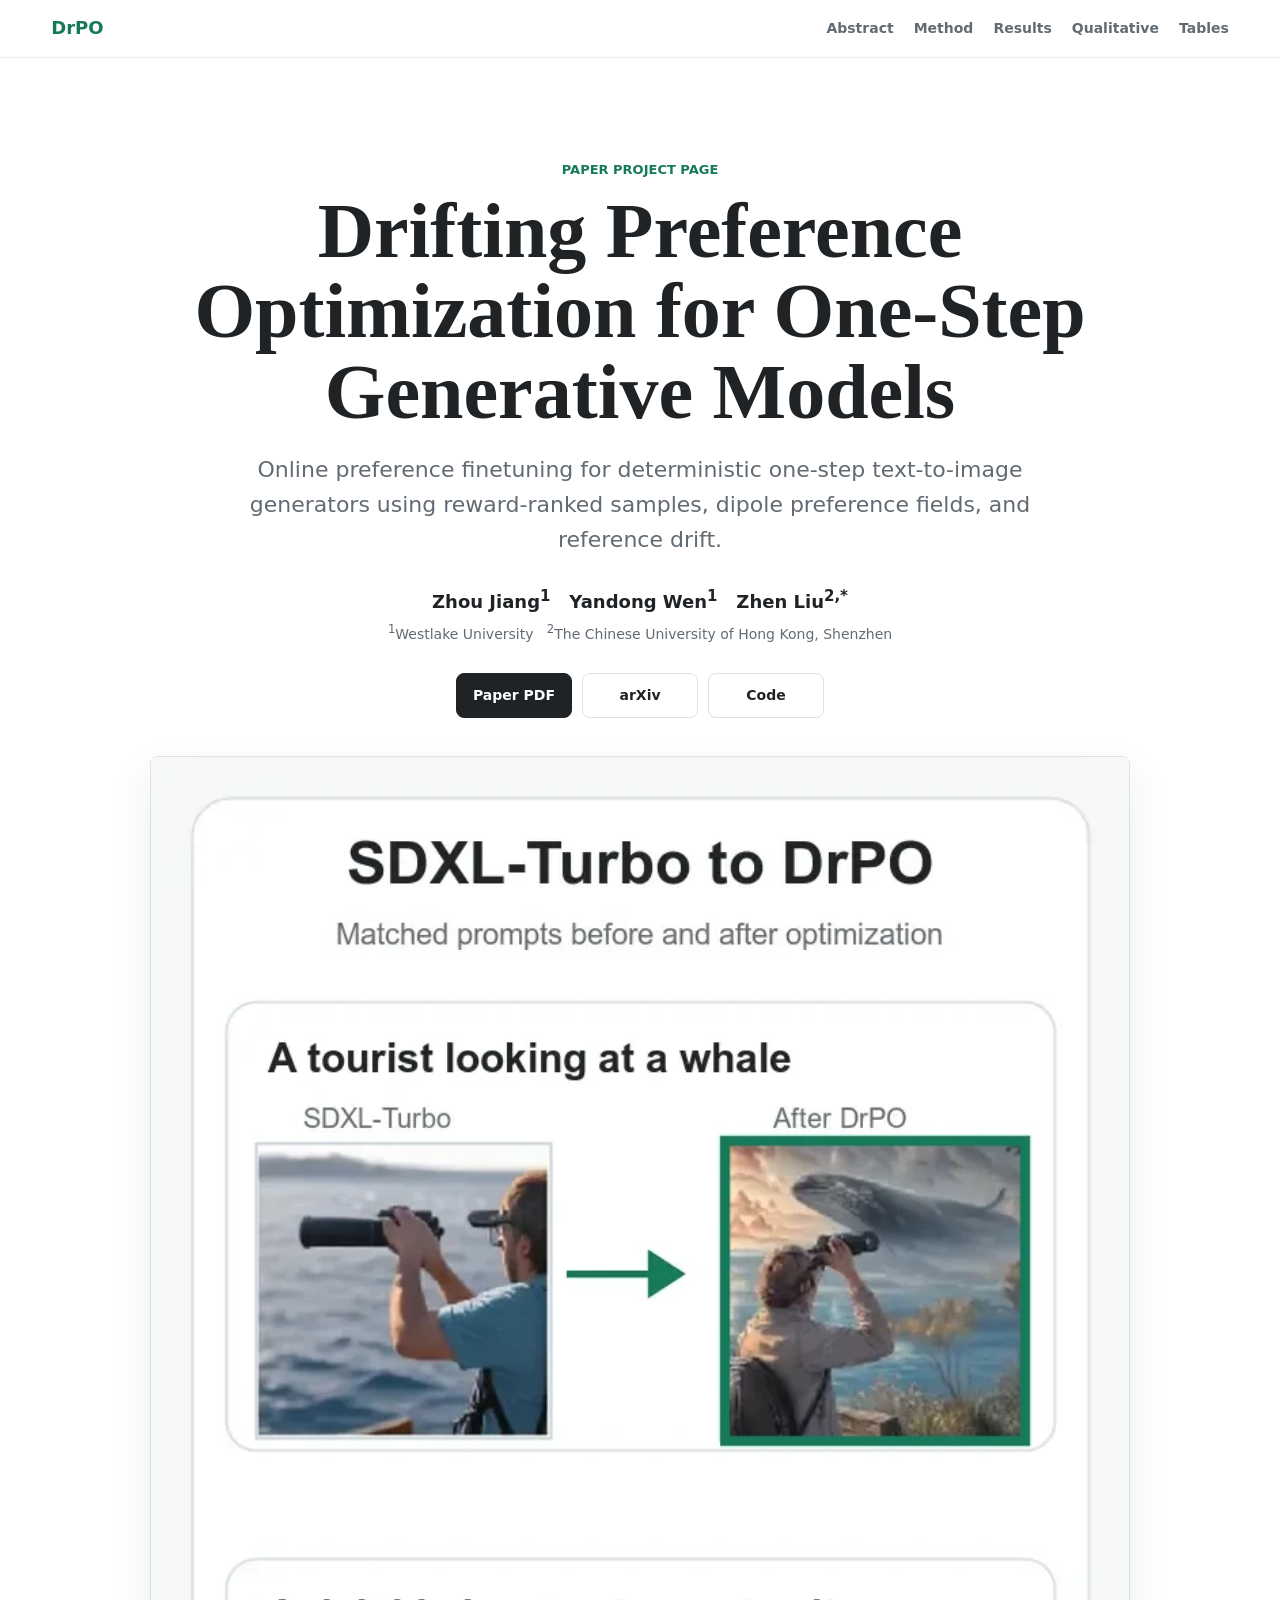
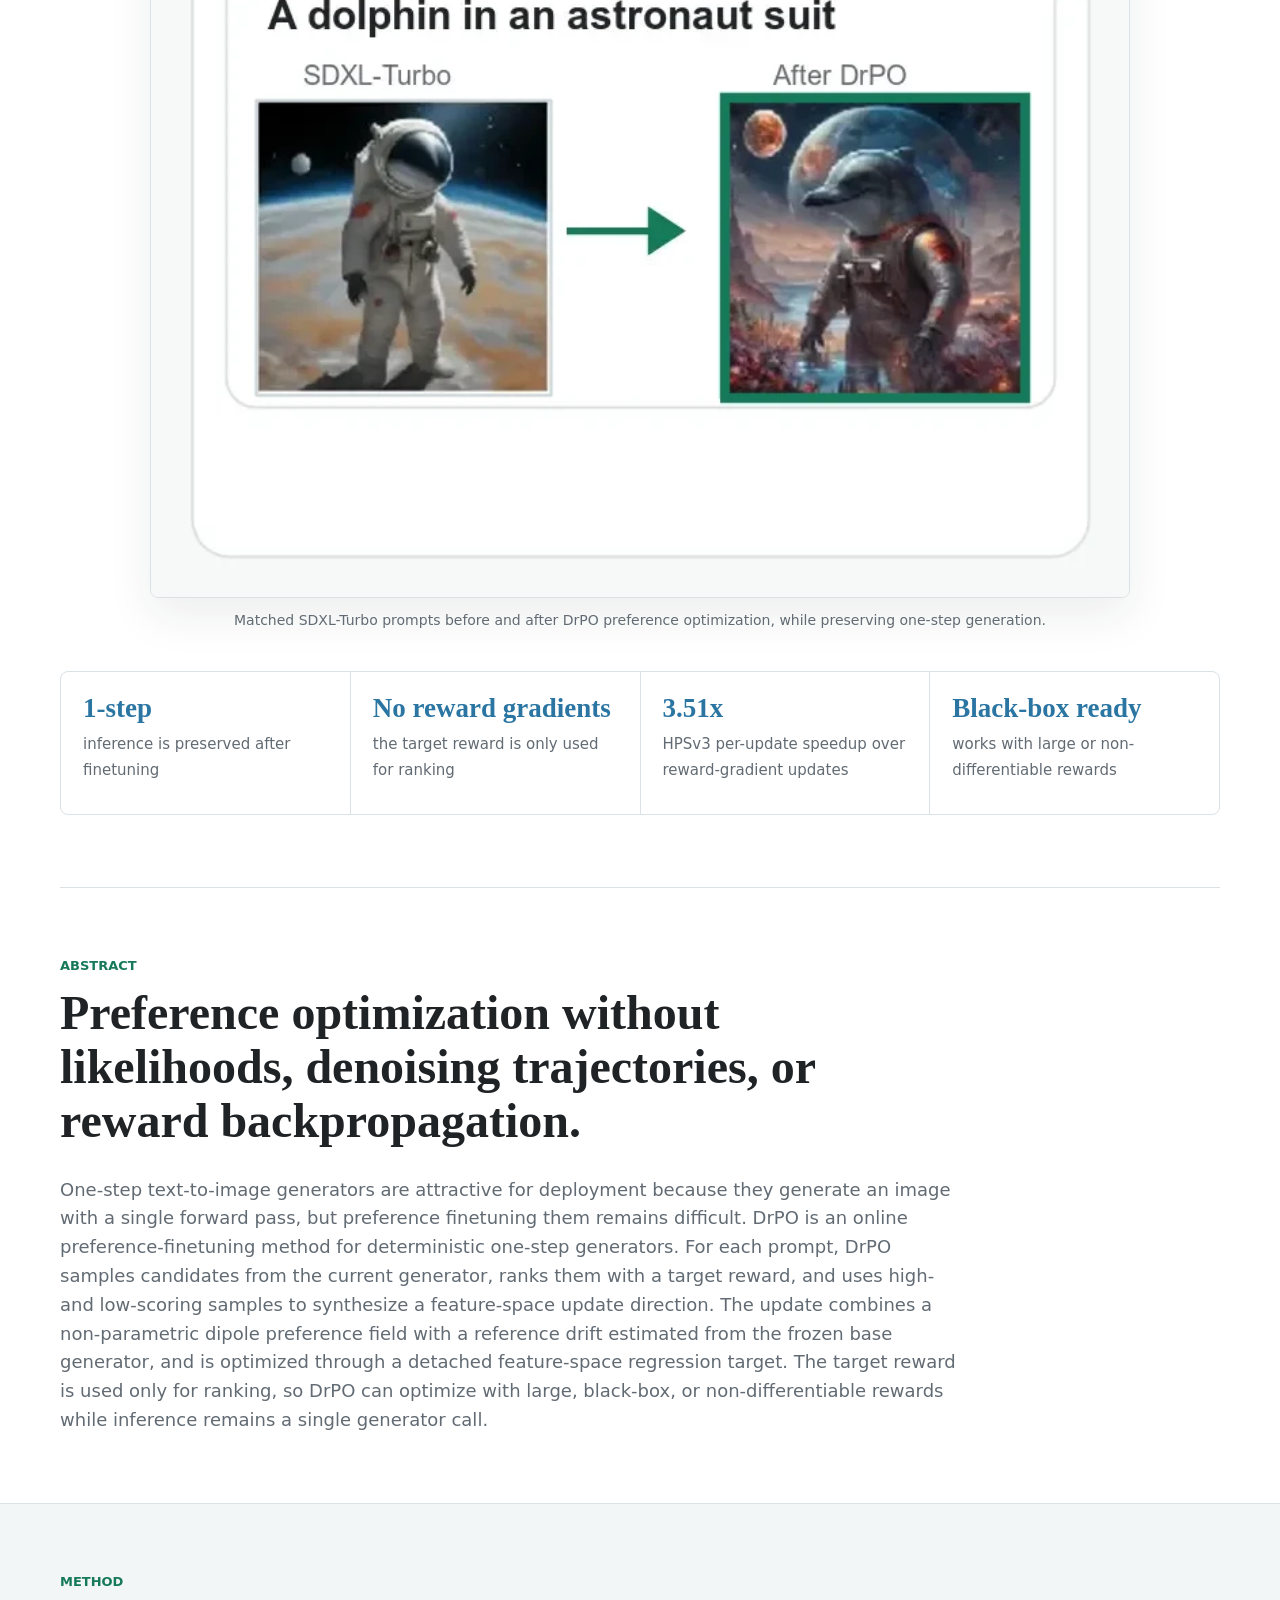
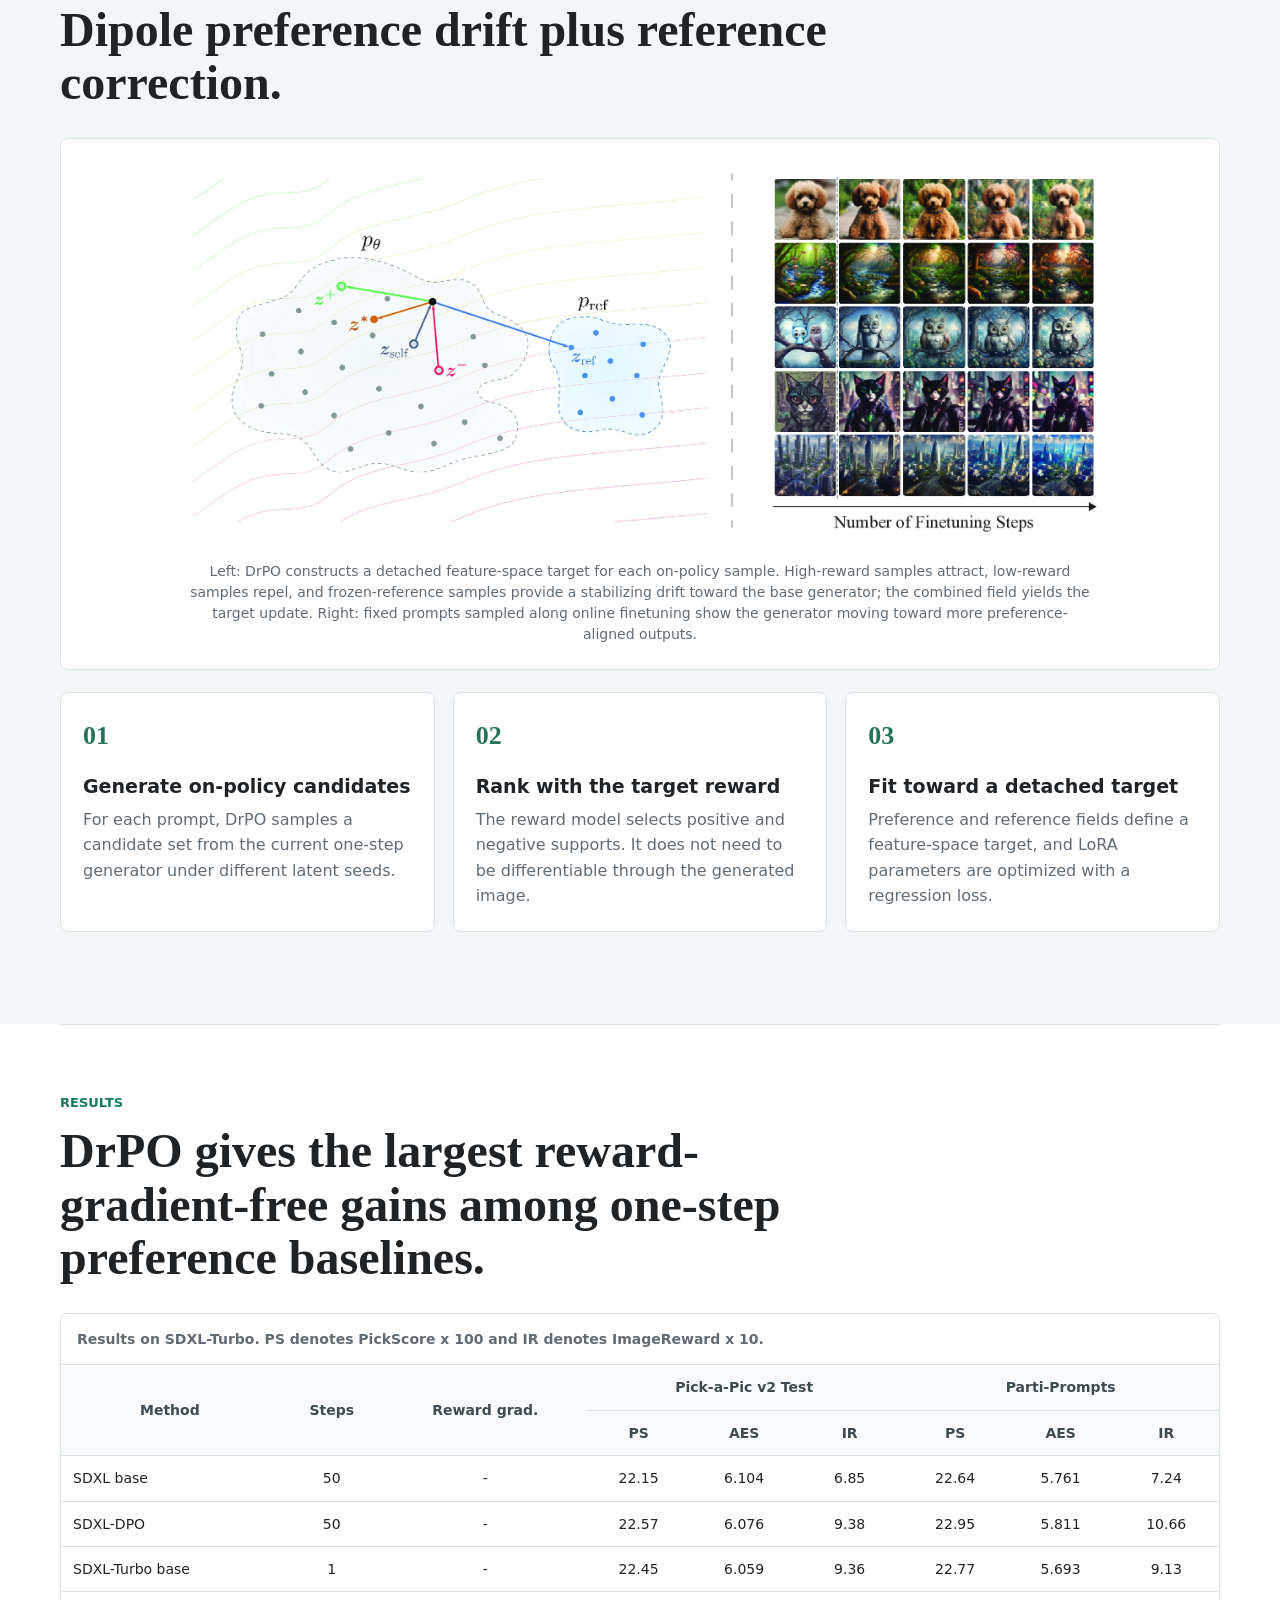
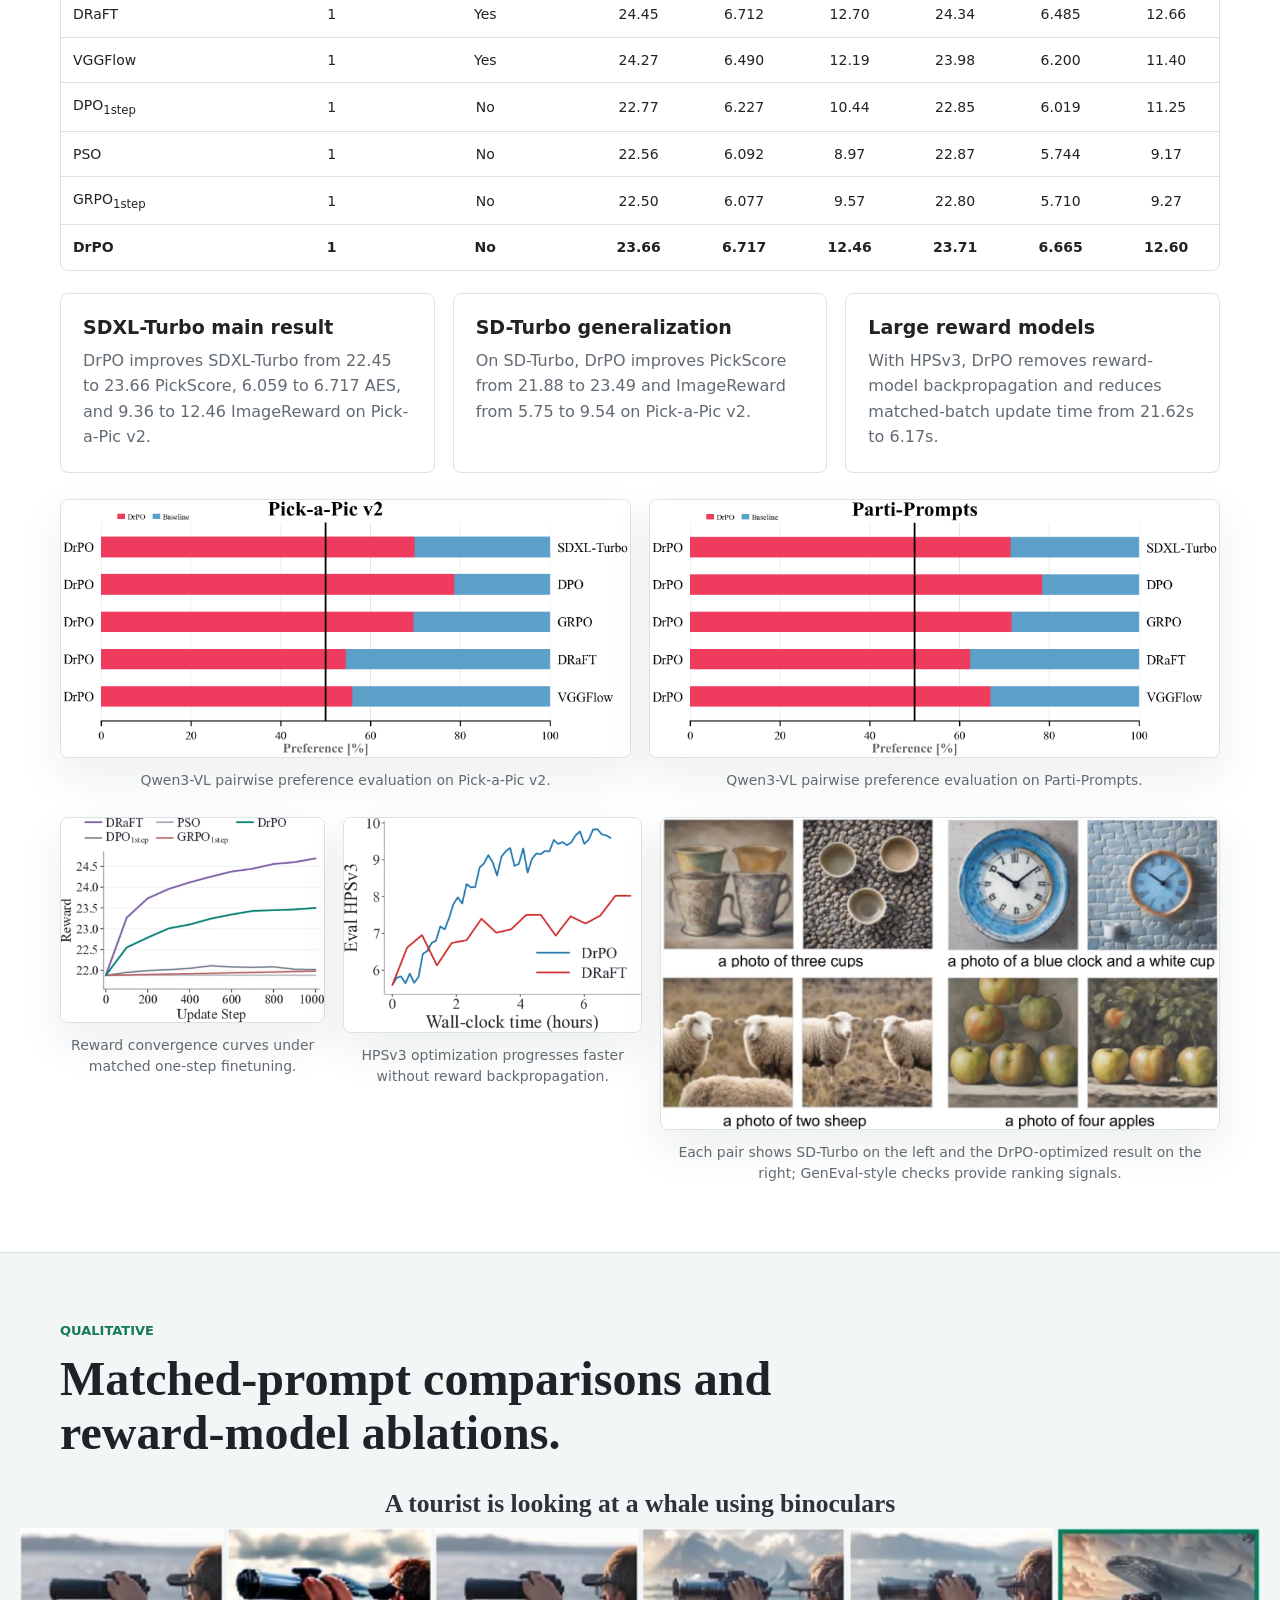
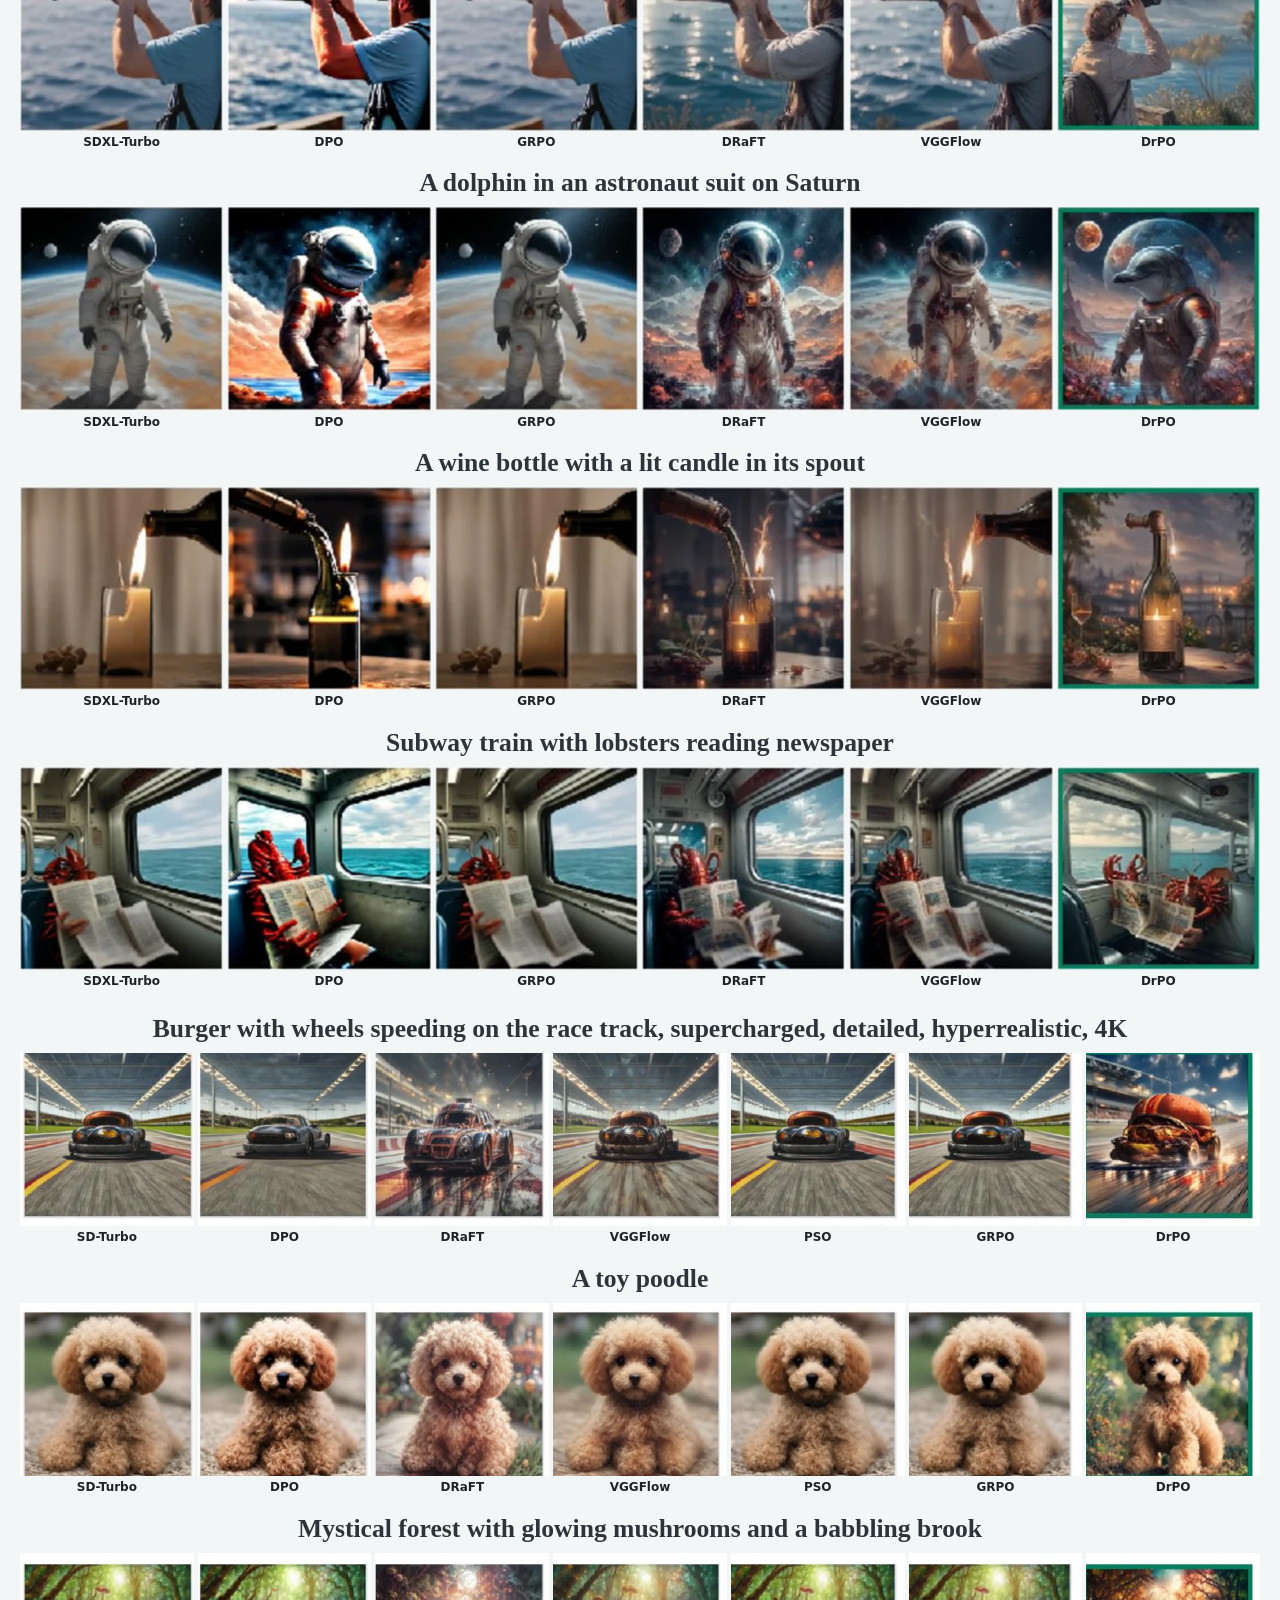
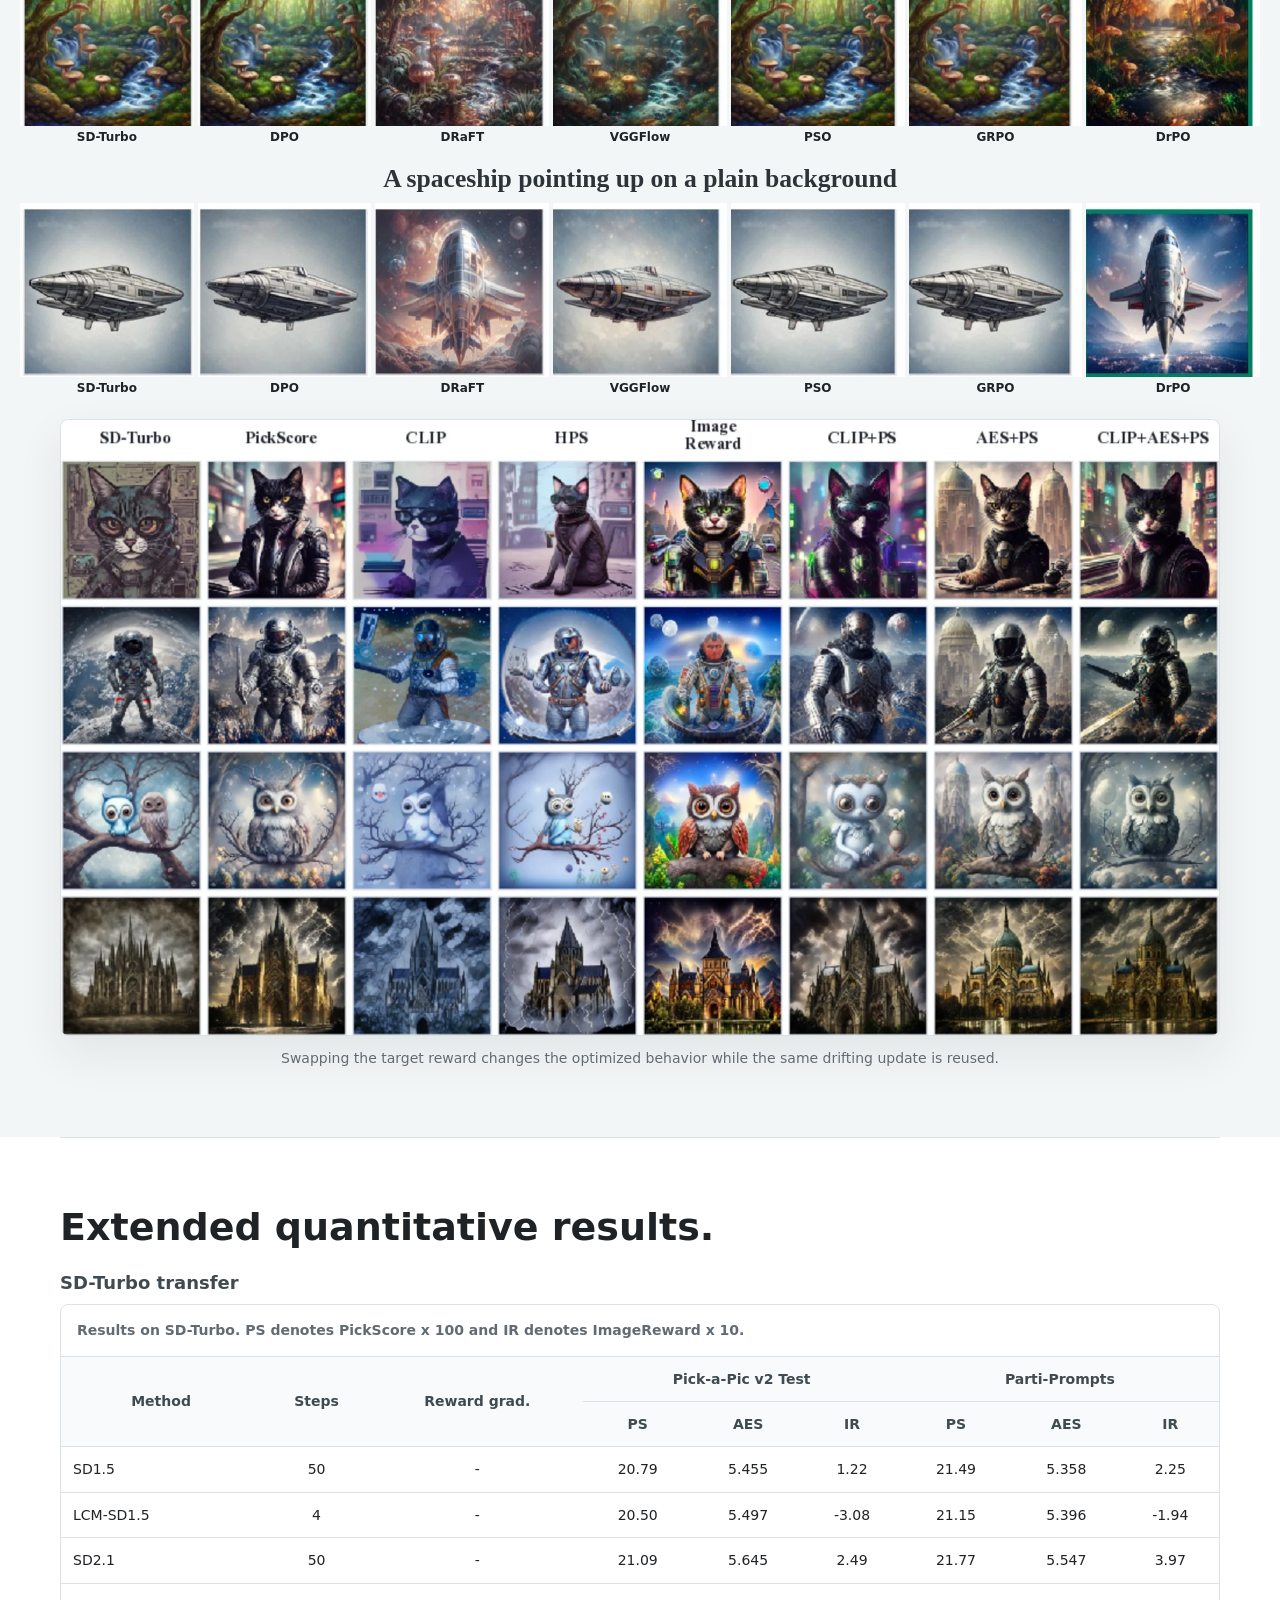
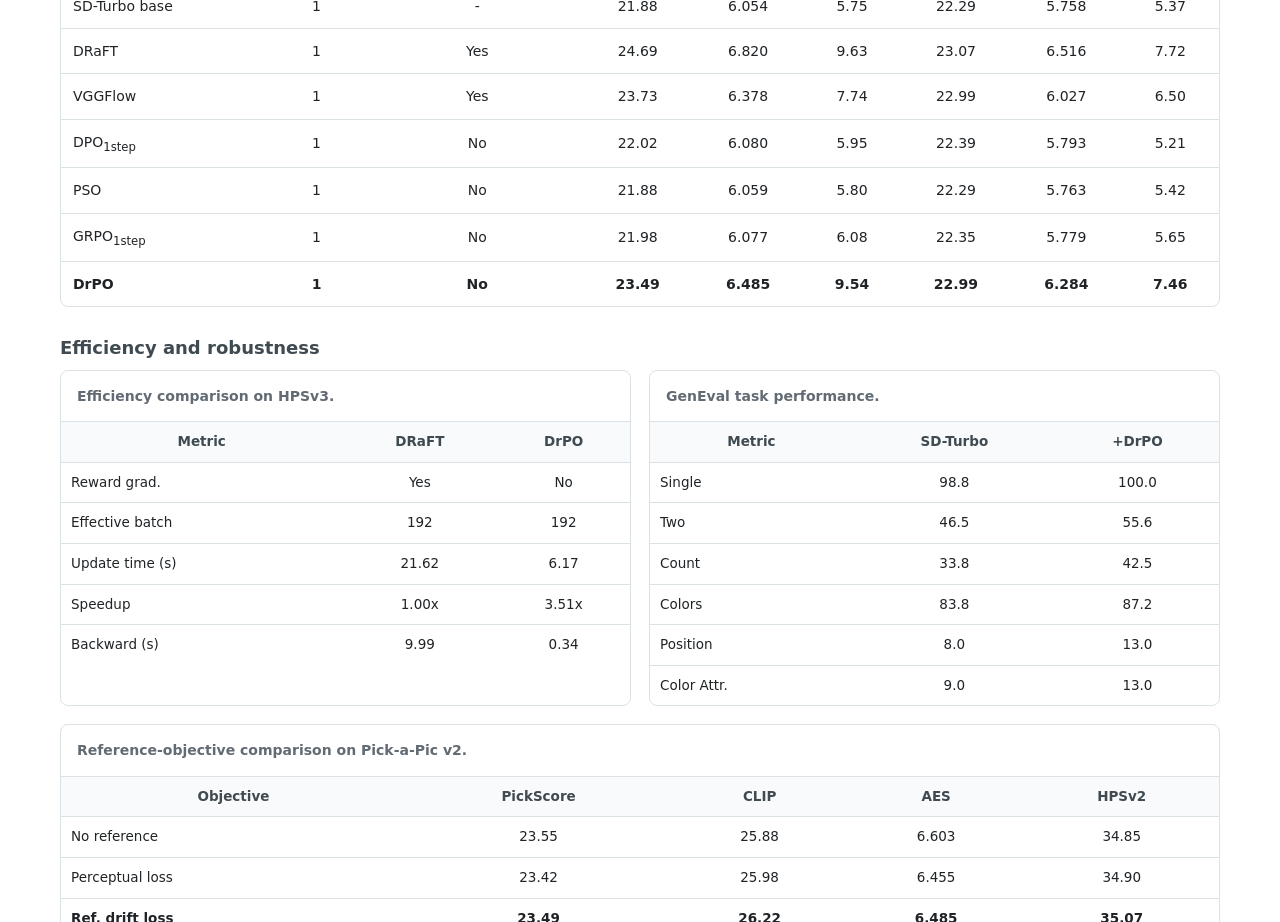
<file: index.html>
<!doctype html>
<html lang="en">
  <head>
    <meta charset="utf-8">
    <meta name="viewport" content="width=device-width, initial-scale=1">
    <title>DrPO | Drifting Preference Optimization</title>
    <meta
      name="description"
      content="Project page for Drifting Preference Optimization for One-Step Generative Models."
    >
    <link rel="stylesheet" href="styles.css">
  </head>
  <body>
    <header class="site-header">
      <a class="brand" href="#top" aria-label="DrPO home">DrPO</a>
      <nav aria-label="Page navigation">
        <a href="#abstract">Abstract</a>
        <a href="#method">Method</a>
        <a href="#results">Results</a>
        <a href="#qualitative">Qualitative</a>
        <a href="#tables">Tables</a>
      </nav>
    </header>

    <main id="top">
      <section class="hero">
        <p class="venue">Paper Project Page</p>
        <h1>Drifting Preference Optimization for One-Step Generative Models</h1>
        <p class="subtitle">
          Online preference finetuning for deterministic one-step text-to-image
          generators using reward-ranked samples, dipole preference fields, and
          reference drift.
        </p>
        <p class="authors">
          Zhou Jiang<sup>1</sup> &nbsp; Yandong Wen<sup>1</sup> &nbsp;
          Zhen Liu<sup>2,*</sup>
        </p>
        <p class="affiliations">
          <sup>1</sup>Westlake University &nbsp; <sup>2</sup>The Chinese University of Hong Kong, Shenzhen
        </p>
        <div class="project-links" aria-label="Project links">
          <a href="assets/drpo-paper.pdf">Paper PDF</a>
          <a href="https://arxiv.org/abs/2606.02521">arXiv</a>
          <a href="https://github.com/UGVly/DrPO">Code</a>
        </div>
        <figure class="hero-teaser">
          <picture>
            <source media="(max-width: 560px)" srcset="assets/hero-teaser-mobile.webp">
            <img src="assets/hero-teaser.webp" alt="Matched SDXL-Turbo to DrPO examples for text-to-image prompts.">
          </picture>
          <figcaption>
            Matched SDXL-Turbo prompts before and after DrPO preference optimization, while preserving one-step generation.
          </figcaption>
        </figure>
      </section>

      <section class="snapshot" aria-label="Key claims">
        <article>
          <strong>1-step</strong>
          <span>inference is preserved after finetuning</span>
        </article>
        <article>
          <strong>No reward gradients</strong>
          <span>the target reward is only used for ranking</span>
        </article>
        <article>
          <strong>3.51x</strong>
          <span>HPSv3 per-update speedup over reward-gradient updates</span>
        </article>
        <article>
          <strong>Black-box ready</strong>
          <span>works with large or non-differentiable rewards</span>
        </article>
      </section>

      <section id="abstract" class="section">
        <div class="section-heading">
          <p>Abstract</p>
          <h2>Preference optimization without likelihoods, denoising trajectories, or reward backpropagation.</h2>
        </div>
        <p class="abstract-text">
          One-step text-to-image generators are attractive for deployment because
          they generate an image with a single forward pass, but preference
          finetuning them remains difficult. DrPO is an online preference-finetuning
          method for deterministic one-step generators. For each prompt, DrPO
          samples candidates from the current generator, ranks them with a target
          reward, and uses high- and low-scoring samples to synthesize a
          feature-space update direction. The update combines a non-parametric
          dipole preference field with a reference drift estimated from the frozen
          base generator, and is optimized through a detached feature-space
          regression target. The target reward is used only for ranking, so DrPO
          can optimize with large, black-box, or non-differentiable rewards while
          inference remains a single generator call.
        </p>
      </section>

      <section id="method" class="section section-band">
        <div class="section-heading">
          <p>Method</p>
          <h2>Dipole preference drift plus reference correction.</h2>
        </div>
        <div class="method-showcase">
          <figure class="paper-figure method-figure">
            <img src="assets/drpo-method-overview.webp" alt="DrPO method overview with a feature-space drift field and fixed-prompt samples across finetuning steps.">
            <figcaption>
              Left: DrPO constructs a detached feature-space target for each
              on-policy sample. High-reward samples attract, low-reward samples
              repel, and frozen-reference samples provide a stabilizing drift
              toward the base generator; the combined field yields the target
              update. Right: fixed prompts sampled along online finetuning show
              the generator moving toward more preference-aligned outputs.
            </figcaption>
          </figure>
        </div>
        <div class="method-grid">
          <article>
            <span>01</span>
            <h3>Generate on-policy candidates</h3>
            <p>
              For each prompt, DrPO samples a candidate set from the current
              one-step generator under different latent seeds.
            </p>
          </article>
          <article>
            <span>02</span>
            <h3>Rank with the target reward</h3>
            <p>
              The reward model selects positive and negative supports. It does
              not need to be differentiable through the generated image.
            </p>
          </article>
          <article>
            <span>03</span>
            <h3>Fit toward a detached target</h3>
            <p>
              Preference and reference fields define a feature-space target, and
              LoRA parameters are optimized with a regression loss.
            </p>
          </article>
        </div>
      </section>

      <section id="results" class="section">
        <div class="section-heading">
          <p>Results</p>
          <h2>DrPO gives the largest reward-gradient-free gains among one-step preference baselines.</h2>
        </div>
        <div class="table-wrap" role="region" aria-label="Main comparison table" tabindex="0">
          <table>
            <caption>
              Results on SDXL-Turbo. PS denotes PickScore x 100 and IR denotes ImageReward x 10.
            </caption>
            <thead>
              <tr>
                <th rowspan="2">Method</th>
                <th rowspan="2">Steps</th>
                <th rowspan="2">Reward grad.</th>
                <th colspan="3">Pick-a-Pic v2 Test</th>
                <th colspan="3">Parti-Prompts</th>
              </tr>
              <tr>
                <th>PS</th>
                <th>AES</th>
                <th>IR</th>
                <th>PS</th>
                <th>AES</th>
                <th>IR</th>
              </tr>
            </thead>
            <tbody>
              <tr>
                <td>SDXL base</td>
                <td>50</td>
                <td>-</td>
                <td>22.15</td>
                <td>6.104</td>
                <td>6.85</td>
                <td>22.64</td>
                <td>5.761</td>
                <td>7.24</td>
              </tr>
              <tr>
                <td>SDXL-DPO</td>
                <td>50</td>
                <td>-</td>
                <td>22.57</td>
                <td>6.076</td>
                <td>9.38</td>
                <td>22.95</td>
                <td>5.811</td>
                <td>10.66</td>
              </tr>
              <tr>
                <td>SDXL-Turbo base</td>
                <td>1</td>
                <td>-</td>
                <td>22.45</td>
                <td>6.059</td>
                <td>9.36</td>
                <td>22.77</td>
                <td>5.693</td>
                <td>9.13</td>
              </tr>
              <tr>
                <td>DRaFT</td>
                <td>1</td>
                <td>Yes</td>
                <td>24.45</td>
                <td>6.712</td>
                <td>12.70</td>
                <td>24.34</td>
                <td>6.485</td>
                <td>12.66</td>
              </tr>
              <tr>
                <td>VGGFlow</td>
                <td>1</td>
                <td>Yes</td>
                <td>24.27</td>
                <td>6.490</td>
                <td>12.19</td>
                <td>23.98</td>
                <td>6.200</td>
                <td>11.40</td>
              </tr>
              <tr>
                <td>DPO<sub>1step</sub></td>
                <td>1</td>
                <td>No</td>
                <td>22.77</td>
                <td>6.227</td>
                <td>10.44</td>
                <td>22.85</td>
                <td>6.019</td>
                <td>11.25</td>
              </tr>
              <tr>
                <td>PSO</td>
                <td>1</td>
                <td>No</td>
                <td>22.56</td>
                <td>6.092</td>
                <td>8.97</td>
                <td>22.87</td>
                <td>5.744</td>
                <td>9.17</td>
              </tr>
              <tr>
                <td>GRPO<sub>1step</sub></td>
                <td>1</td>
                <td>No</td>
                <td>22.50</td>
                <td>6.077</td>
                <td>9.57</td>
                <td>22.80</td>
                <td>5.710</td>
                <td>9.27</td>
              </tr>
              <tr class="highlight">
                <td>DrPO</td>
                <td>1</td>
                <td>No</td>
                <td>23.66</td>
                <td>6.717</td>
                <td>12.46</td>
                <td>23.71</td>
                <td>6.665</td>
                <td>12.60</td>
              </tr>
            </tbody>
          </table>
        </div>

        <div class="result-cards">
          <article>
            <h3>SDXL-Turbo main result</h3>
            <p>
              DrPO improves SDXL-Turbo from 22.45 to 23.66 PickScore, 6.059 to
              6.717 AES, and 9.36 to 12.46 ImageReward on Pick-a-Pic v2.
            </p>
          </article>
          <article>
            <h3>SD-Turbo generalization</h3>
            <p>
              On SD-Turbo, DrPO improves PickScore from 21.88 to 23.49 and
              ImageReward from 5.75 to 9.54 on Pick-a-Pic v2.
            </p>
          </article>
          <article>
            <h3>Large reward models</h3>
            <p>
              With HPSv3, DrPO removes reward-model backpropagation and reduces
              matched-batch update time from 21.62s to 6.17s.
            </p>
          </article>
        </div>

        <div class="chart-grid">
          <figure class="paper-figure">
            <img src="assets/qwen3vl-pickapic.webp" alt="Qwen3-VL pairwise preference chart on Pick-a-Pic v2.">
            <figcaption>Qwen3-VL pairwise preference evaluation on Pick-a-Pic v2.</figcaption>
          </figure>
          <figure class="paper-figure">
            <img src="assets/qwen3vl-parti.webp" alt="Qwen3-VL pairwise preference chart on Parti-Prompts.">
            <figcaption>Qwen3-VL pairwise preference evaluation on Parti-Prompts.</figcaption>
          </figure>
        </div>
        <div class="metric-figures">
          <figure class="paper-figure">
            <img src="assets/reward-curves.webp" alt="Reward convergence curves for different optimization methods.">
            <figcaption>Reward convergence curves under matched one-step finetuning.</figcaption>
          </figure>
          <figure class="paper-figure">
            <img src="assets/hpsv3-profile.webp" alt="HPSv3 wall-clock evaluation curve comparing DrPO and DRaFT.">
            <figcaption>HPSv3 optimization progresses faster without reward backpropagation.</figcaption>
          </figure>
          <figure class="paper-figure">
            <img src="assets/geneval-examples.webp" alt="GenEval-style online DrPO examples for cups, clocks, sheep, and apples.">
            <figcaption>
              Each pair shows SD-Turbo on the left and the DrPO-optimized result
              on the right; GenEval-style checks provide ranking signals.
            </figcaption>
          </figure>
        </div>
      </section>

      <section id="qualitative" class="section section-band">
        <div class="section-heading">
          <p>Qualitative</p>
          <h2>Matched-prompt comparisons and reward-model ablations.</h2>
        </div>
        <div class="qual-comparison sdxl-comparison" aria-label="SDXL-Turbo qualitative comparison">
          <article class="qual-set">
            <h3>A tourist is looking at a whale using binoculars</h3>
            <div class="qual-gallery">
              <figure>
                <img src="assets/sdxl-qualitative/whale-sdxl-turbo.webp" alt="SDXL-Turbo result for the tourist binoculars prompt.">
                <figcaption>SDXL-Turbo</figcaption>
              </figure>
              <figure>
                <img src="assets/sdxl-qualitative/whale-dpo.webp" alt="DPO result for the tourist binoculars prompt.">
                <figcaption>DPO</figcaption>
              </figure>
              <figure>
                <img src="assets/sdxl-qualitative/whale-grpo.webp" alt="GRPO result for the tourist binoculars prompt.">
                <figcaption>GRPO</figcaption>
              </figure>
              <figure>
                <img src="assets/sdxl-qualitative/whale-draft.webp" alt="DRaFT result for the tourist binoculars prompt.">
                <figcaption>DRaFT</figcaption>
              </figure>
              <figure>
                <img src="assets/sdxl-qualitative/whale-vggflow.webp" alt="VGGFlow result for the tourist binoculars prompt.">
                <figcaption>VGGFlow</figcaption>
              </figure>
              <figure class="ours">
                <img src="assets/sdxl-qualitative/whale-drpo.webp" alt="DrPO result for the tourist binoculars prompt.">
                <figcaption>DrPO</figcaption>
              </figure>
            </div>
          </article>
          <article class="qual-set">
            <h3>A dolphin in an astronaut suit on Saturn</h3>
            <div class="qual-gallery">
              <figure>
                <img src="assets/sdxl-qualitative/dolphin-sdxl-turbo.webp" alt="SDXL-Turbo result for the astronaut suit prompt.">
                <figcaption>SDXL-Turbo</figcaption>
              </figure>
              <figure>
                <img src="assets/sdxl-qualitative/dolphin-dpo.webp" alt="DPO result for the astronaut suit prompt.">
                <figcaption>DPO</figcaption>
              </figure>
              <figure>
                <img src="assets/sdxl-qualitative/dolphin-grpo.webp" alt="GRPO result for the astronaut suit prompt.">
                <figcaption>GRPO</figcaption>
              </figure>
              <figure>
                <img src="assets/sdxl-qualitative/dolphin-draft.webp" alt="DRaFT result for the astronaut suit prompt.">
                <figcaption>DRaFT</figcaption>
              </figure>
              <figure>
                <img src="assets/sdxl-qualitative/dolphin-vggflow.webp" alt="VGGFlow result for the astronaut suit prompt.">
                <figcaption>VGGFlow</figcaption>
              </figure>
              <figure class="ours">
                <img src="assets/sdxl-qualitative/dolphin-drpo.webp" alt="DrPO result for the astronaut suit prompt.">
                <figcaption>DrPO</figcaption>
              </figure>
            </div>
          </article>
          <article class="qual-set">
            <h3>A wine bottle with a lit candle in its spout</h3>
            <div class="qual-gallery">
              <figure>
                <img src="assets/sdxl-qualitative/candle-sdxl-turbo.webp" alt="SDXL-Turbo result for the wine bottle candle prompt.">
                <figcaption>SDXL-Turbo</figcaption>
              </figure>
              <figure>
                <img src="assets/sdxl-qualitative/candle-dpo.webp" alt="DPO result for the wine bottle candle prompt.">
                <figcaption>DPO</figcaption>
              </figure>
              <figure>
                <img src="assets/sdxl-qualitative/candle-grpo.webp" alt="GRPO result for the wine bottle candle prompt.">
                <figcaption>GRPO</figcaption>
              </figure>
              <figure>
                <img src="assets/sdxl-qualitative/candle-draft.webp" alt="DRaFT result for the wine bottle candle prompt.">
                <figcaption>DRaFT</figcaption>
              </figure>
              <figure>
                <img src="assets/sdxl-qualitative/candle-vggflow.webp" alt="VGGFlow result for the wine bottle candle prompt.">
                <figcaption>VGGFlow</figcaption>
              </figure>
              <figure class="ours">
                <img src="assets/sdxl-qualitative/candle-drpo.webp" alt="DrPO result for the wine bottle candle prompt.">
                <figcaption>DrPO</figcaption>
              </figure>
            </div>
          </article>
          <article class="qual-set">
            <h3>Subway train with lobsters reading newspaper</h3>
            <div class="qual-gallery">
              <figure>
                <img src="assets/sdxl-qualitative/lobster-sdxl-turbo.webp" alt="SDXL-Turbo result for the subway train prompt.">
                <figcaption>SDXL-Turbo</figcaption>
              </figure>
              <figure>
                <img src="assets/sdxl-qualitative/lobster-dpo.webp" alt="DPO result for the subway train prompt.">
                <figcaption>DPO</figcaption>
              </figure>
              <figure>
                <img src="assets/sdxl-qualitative/lobster-grpo.webp" alt="GRPO result for the subway train prompt.">
                <figcaption>GRPO</figcaption>
              </figure>
              <figure>
                <img src="assets/sdxl-qualitative/lobster-draft.webp" alt="DRaFT result for the subway train prompt.">
                <figcaption>DRaFT</figcaption>
              </figure>
              <figure>
                <img src="assets/sdxl-qualitative/lobster-vggflow.webp" alt="VGGFlow result for the subway train prompt.">
                <figcaption>VGGFlow</figcaption>
              </figure>
              <figure class="ours">
                <img src="assets/sdxl-qualitative/lobster-drpo.webp" alt="DrPO result for the subway train prompt.">
                <figcaption>DrPO</figcaption>
              </figure>
            </div>
          </article>
        </div>
        <div class="qual-comparison" aria-label="SD-Turbo qualitative comparison">
          <article class="qual-set">
            <h3>Burger with wheels speeding on the race track, supercharged, detailed, hyperrealistic, 4K</h3>
            <div class="qual-gallery">
              <figure>
                <img src="assets/sd-turbo-qualitative/burger-sd-turbo.webp" alt="SD-Turbo result for the burger racer prompt.">
                <figcaption>SD-Turbo</figcaption>
              </figure>
              <figure>
                <img src="assets/sd-turbo-qualitative/burger-dpo.webp" alt="DPO result for the burger racer prompt.">
                <figcaption>DPO</figcaption>
              </figure>
              <figure>
                <img src="assets/sd-turbo-qualitative/burger-draft.webp" alt="DRaFT result for the burger racer prompt.">
                <figcaption>DRaFT</figcaption>
              </figure>
              <figure>
                <img src="assets/sd-turbo-qualitative/burger-vggflow.webp" alt="VGGFlow result for the burger racer prompt.">
                <figcaption>VGGFlow</figcaption>
              </figure>
              <figure>
                <img src="assets/sd-turbo-qualitative/burger-pso.webp" alt="PSO result for the burger racer prompt.">
                <figcaption>PSO</figcaption>
              </figure>
              <figure>
                <img src="assets/sd-turbo-qualitative/burger-grpo.webp" alt="GRPO result for the burger racer prompt.">
                <figcaption>GRPO</figcaption>
              </figure>
              <figure class="ours">
                <img src="assets/sd-turbo-qualitative/burger-drpo.webp" alt="DrPO result for the burger racer prompt.">
                <figcaption>DrPO</figcaption>
              </figure>
            </div>
          </article>
          <article class="qual-set">
            <h3>A toy poodle</h3>
            <div class="qual-gallery">
              <figure>
                <img src="assets/sd-turbo-qualitative/poodle-sd-turbo.webp" alt="SD-Turbo result for the toy poodle prompt.">
                <figcaption>SD-Turbo</figcaption>
              </figure>
              <figure>
                <img src="assets/sd-turbo-qualitative/poodle-dpo.webp" alt="DPO result for the toy poodle prompt.">
                <figcaption>DPO</figcaption>
              </figure>
              <figure>
                <img src="assets/sd-turbo-qualitative/poodle-draft.webp" alt="DRaFT result for the toy poodle prompt.">
                <figcaption>DRaFT</figcaption>
              </figure>
              <figure>
                <img src="assets/sd-turbo-qualitative/poodle-vggflow.webp" alt="VGGFlow result for the toy poodle prompt.">
                <figcaption>VGGFlow</figcaption>
              </figure>
              <figure>
                <img src="assets/sd-turbo-qualitative/poodle-pso.webp" alt="PSO result for the toy poodle prompt.">
                <figcaption>PSO</figcaption>
              </figure>
              <figure>
                <img src="assets/sd-turbo-qualitative/poodle-grpo.webp" alt="GRPO result for the toy poodle prompt.">
                <figcaption>GRPO</figcaption>
              </figure>
              <figure class="ours">
                <img src="assets/sd-turbo-qualitative/poodle-drpo.webp" alt="DrPO result for the toy poodle prompt.">
                <figcaption>DrPO</figcaption>
              </figure>
            </div>
          </article>
          <article class="qual-set">
            <h3>Mystical forest with glowing mushrooms and a babbling brook</h3>
            <div class="qual-gallery">
              <figure>
                <img src="assets/sd-turbo-qualitative/forest-sd-turbo.webp" alt="SD-Turbo result for the mystical forest prompt.">
                <figcaption>SD-Turbo</figcaption>
              </figure>
              <figure>
                <img src="assets/sd-turbo-qualitative/forest-dpo.webp" alt="DPO result for the mystical forest prompt.">
                <figcaption>DPO</figcaption>
              </figure>
              <figure>
                <img src="assets/sd-turbo-qualitative/forest-draft.webp" alt="DRaFT result for the mystical forest prompt.">
                <figcaption>DRaFT</figcaption>
              </figure>
              <figure>
                <img src="assets/sd-turbo-qualitative/forest-vggflow.webp" alt="VGGFlow result for the mystical forest prompt.">
                <figcaption>VGGFlow</figcaption>
              </figure>
              <figure>
                <img src="assets/sd-turbo-qualitative/forest-pso.webp" alt="PSO result for the mystical forest prompt.">
                <figcaption>PSO</figcaption>
              </figure>
              <figure>
                <img src="assets/sd-turbo-qualitative/forest-grpo.webp" alt="GRPO result for the mystical forest prompt.">
                <figcaption>GRPO</figcaption>
              </figure>
              <figure class="ours">
                <img src="assets/sd-turbo-qualitative/forest-drpo.webp" alt="DrPO result for the mystical forest prompt.">
                <figcaption>DrPO</figcaption>
              </figure>
            </div>
          </article>
          <article class="qual-set">
            <h3>A spaceship pointing up on a plain background</h3>
            <div class="qual-gallery">
              <figure>
                <img src="assets/sd-turbo-qualitative/spaceship-sd-turbo.webp" alt="SD-Turbo result for the spaceship prompt.">
                <figcaption>SD-Turbo</figcaption>
              </figure>
              <figure>
                <img src="assets/sd-turbo-qualitative/spaceship-dpo.webp" alt="DPO result for the spaceship prompt.">
                <figcaption>DPO</figcaption>
              </figure>
              <figure>
                <img src="assets/sd-turbo-qualitative/spaceship-draft.webp" alt="DRaFT result for the spaceship prompt.">
                <figcaption>DRaFT</figcaption>
              </figure>
              <figure>
                <img src="assets/sd-turbo-qualitative/spaceship-vggflow.webp" alt="VGGFlow result for the spaceship prompt.">
                <figcaption>VGGFlow</figcaption>
              </figure>
              <figure>
                <img src="assets/sd-turbo-qualitative/spaceship-pso.webp" alt="PSO result for the spaceship prompt.">
                <figcaption>PSO</figcaption>
              </figure>
              <figure>
                <img src="assets/sd-turbo-qualitative/spaceship-grpo.webp" alt="GRPO result for the spaceship prompt.">
                <figcaption>GRPO</figcaption>
              </figure>
              <figure class="ours">
                <img src="assets/sd-turbo-qualitative/spaceship-drpo.webp" alt="DrPO result for the spaceship prompt.">
                <figcaption>DrPO</figcaption>
              </figure>
            </div>
          </article>
        </div>
        <figure class="paper-figure full">
          <img src="assets/reward-model-matrix.webp" alt="Qualitative comparison across different target reward models.">
          <figcaption>
            Swapping the target reward changes the optimized behavior while the
            same drifting update is reused.
          </figcaption>
        </figure>
      </section>

      <section id="tables" class="section">
        <div class="section-heading tables-heading">
          <h2>Extended quantitative results.</h2>
        </div>

        <h3 class="table-group-title">SD-Turbo transfer</h3>
        <div class="table-wrap" role="region" aria-label="SD-Turbo comparison table" tabindex="0">
          <table>
            <caption>
              Results on SD-Turbo. PS denotes PickScore x 100 and IR denotes ImageReward x 10.
            </caption>
            <thead>
              <tr>
                <th rowspan="2">Method</th>
                <th rowspan="2">Steps</th>
                <th rowspan="2">Reward grad.</th>
                <th colspan="3">Pick-a-Pic v2 Test</th>
                <th colspan="3">Parti-Prompts</th>
              </tr>
              <tr>
                <th>PS</th>
                <th>AES</th>
                <th>IR</th>
                <th>PS</th>
                <th>AES</th>
                <th>IR</th>
              </tr>
            </thead>
            <tbody>
              <tr>
                <td>SD1.5</td>
                <td>50</td>
                <td>-</td>
                <td>20.79</td>
                <td>5.455</td>
                <td>1.22</td>
                <td>21.49</td>
                <td>5.358</td>
                <td>2.25</td>
              </tr>
              <tr>
                <td>LCM-SD1.5</td>
                <td>4</td>
                <td>-</td>
                <td>20.50</td>
                <td>5.497</td>
                <td>-3.08</td>
                <td>21.15</td>
                <td>5.396</td>
                <td>-1.94</td>
              </tr>
              <tr>
                <td>SD2.1</td>
                <td>50</td>
                <td>-</td>
                <td>21.09</td>
                <td>5.645</td>
                <td>2.49</td>
                <td>21.77</td>
                <td>5.547</td>
                <td>3.97</td>
              </tr>
              <tr>
                <td>SD-Turbo base</td>
                <td>1</td>
                <td>-</td>
                <td>21.88</td>
                <td>6.054</td>
                <td>5.75</td>
                <td>22.29</td>
                <td>5.758</td>
                <td>5.37</td>
              </tr>
              <tr>
                <td>DRaFT</td>
                <td>1</td>
                <td>Yes</td>
                <td>24.69</td>
                <td>6.820</td>
                <td>9.63</td>
                <td>23.07</td>
                <td>6.516</td>
                <td>7.72</td>
              </tr>
              <tr>
                <td>VGGFlow</td>
                <td>1</td>
                <td>Yes</td>
                <td>23.73</td>
                <td>6.378</td>
                <td>7.74</td>
                <td>22.99</td>
                <td>6.027</td>
                <td>6.50</td>
              </tr>
              <tr>
                <td>DPO<sub>1step</sub></td>
                <td>1</td>
                <td>No</td>
                <td>22.02</td>
                <td>6.080</td>
                <td>5.95</td>
                <td>22.39</td>
                <td>5.793</td>
                <td>5.21</td>
              </tr>
              <tr>
                <td>PSO</td>
                <td>1</td>
                <td>No</td>
                <td>21.88</td>
                <td>6.059</td>
                <td>5.80</td>
                <td>22.29</td>
                <td>5.763</td>
                <td>5.42</td>
              </tr>
              <tr>
                <td>GRPO<sub>1step</sub></td>
                <td>1</td>
                <td>No</td>
                <td>21.98</td>
                <td>6.077</td>
                <td>6.08</td>
                <td>22.35</td>
                <td>5.779</td>
                <td>5.65</td>
              </tr>
              <tr class="highlight">
                <td>DrPO</td>
                <td>1</td>
                <td>No</td>
                <td>23.49</td>
                <td>6.485</td>
                <td>9.54</td>
                <td>22.99</td>
                <td>6.284</td>
                <td>7.46</td>
              </tr>
            </tbody>
          </table>
        </div>

        <h3 class="table-group-title">Efficiency and robustness</h3>
        <div class="extended-table-grid">
          <div class="table-wrap compact-table" role="region" aria-label="HPSv3 efficiency table" tabindex="0">
            <table>
              <caption>Efficiency comparison on HPSv3.</caption>
              <thead>
                <tr>
                  <th>Metric</th>
                  <th>DRaFT</th>
                  <th>DrPO</th>
                </tr>
              </thead>
              <tbody>
                <tr>
                  <td>Reward grad.</td>
                  <td>Yes</td>
                  <td>No</td>
                </tr>
                <tr>
                  <td>Effective batch</td>
                  <td>192</td>
                  <td>192</td>
                </tr>
                <tr>
                  <td>Update time (s)</td>
                  <td>21.62</td>
                  <td>6.17</td>
                </tr>
                <tr>
                  <td>Speedup</td>
                  <td>1.00x</td>
                  <td>3.51x</td>
                </tr>
                <tr>
                  <td>Backward (s)</td>
                  <td>9.99</td>
                  <td>0.34</td>
                </tr>
              </tbody>
            </table>
          </div>

          <div class="table-wrap compact-table" role="region" aria-label="GenEval table" tabindex="0">
            <table>
              <caption>GenEval task performance.</caption>
              <thead>
                <tr>
                  <th>Metric</th>
                  <th>SD-Turbo</th>
                  <th>+DrPO</th>
                </tr>
              </thead>
              <tbody>
                <tr>
                  <td>Single</td>
                  <td>98.8</td>
                  <td>100.0</td>
                </tr>
                <tr>
                  <td>Two</td>
                  <td>46.5</td>
                  <td>55.6</td>
                </tr>
                <tr>
                  <td>Count</td>
                  <td>33.8</td>
                  <td>42.5</td>
                </tr>
                <tr>
                  <td>Colors</td>
                  <td>83.8</td>
                  <td>87.2</td>
                </tr>
                <tr>
                  <td>Position</td>
                  <td>8.0</td>
                  <td>13.0</td>
                </tr>
                <tr>
                  <td>Color Attr.</td>
                  <td>9.0</td>
                  <td>13.0</td>
                </tr>
              </tbody>
            </table>
          </div>

          <div class="table-wrap compact-table wide-table" role="region" aria-label="Reference objective table" tabindex="0">
            <table>
              <caption>Reference-objective comparison on Pick-a-Pic v2.</caption>
              <thead>
                <tr>
                  <th>Objective</th>
                  <th>PickScore</th>
                  <th>CLIP</th>
                  <th>AES</th>
                  <th>HPSv2</th>
                </tr>
              </thead>
              <tbody>
                <tr>
                  <td>No reference</td>
                  <td>23.55</td>
                  <td>25.88</td>
                  <td>6.603</td>
                  <td>34.85</td>
                </tr>
                <tr>
                  <td>Perceptual loss</td>
                  <td>23.42</td>
                  <td>25.98</td>
                  <td>6.455</td>
                  <td>34.90</td>
                </tr>
                <tr class="highlight">
                  <td>Ref. drift loss</td>
                  <td>23.49</td>
                  <td>26.22</td>
                  <td>6.485</td>
                  <td>35.07</td>
                </tr>
              </tbody>
            </table>
          </div>
        </div>

        <h3 class="table-group-title">Ablations</h3>
        <div class="ablation-grid">
          <div class="table-wrap compact-table" role="region" aria-label="Candidate count ablation table" tabindex="0">
            <table>
              <caption>Batch generation.</caption>
              <thead>
                <tr>
                  <th>Candidates</th>
                  <th>PS</th>
                  <th>AES</th>
                </tr>
              </thead>
              <tbody>
                <tr>
                  <td>SD-Turbo</td>
                  <td>21.88</td>
                  <td>6.054</td>
                </tr>
                <tr>
                  <td>K=16</td>
                  <td>23.24</td>
                  <td>6.409</td>
                </tr>
                <tr>
                  <td>K=24</td>
                  <td>23.53</td>
                  <td>6.552</td>
                </tr>
                <tr class="highlight">
                  <td>K=32</td>
                  <td>23.57</td>
                  <td>6.599</td>
                </tr>
              </tbody>
            </table>
          </div>

          <div class="table-wrap compact-table" role="region" aria-label="Feature map ablation table" tabindex="0">
            <table>
              <caption>Feature map.</caption>
              <thead>
                <tr>
                  <th>Feature</th>
                  <th>PS</th>
                  <th>AES</th>
                </tr>
              </thead>
              <tbody>
                <tr>
                  <td>SD-Turbo</td>
                  <td>21.88</td>
                  <td>6.054</td>
                </tr>
                <tr class="highlight">
                  <td>latent-MAE<sub>1</sub></td>
                  <td>23.55</td>
                  <td>6.513</td>
                </tr>
                <tr>
                  <td>latent-MAE<sub>2</sub></td>
                  <td>23.50</td>
                  <td>6.526</td>
                </tr>
                <tr>
                  <td>latent-MAE<sub>3</sub></td>
                  <td>23.48</td>
                  <td>6.506</td>
                </tr>
                <tr>
                  <td>Latent</td>
                  <td>20.52</td>
                  <td>4.543</td>
                </tr>
                <tr>
                  <td>VAE-dec. + DINOv2</td>
                  <td>22.28</td>
                  <td>6.252</td>
                </tr>
              </tbody>
            </table>
          </div>

          <div class="table-wrap compact-table" role="region" aria-label="Kernel ablation table" tabindex="0">
            <table>
              <caption>Kernel.</caption>
              <thead>
                <tr>
                  <th>Kernel</th>
                  <th>PS</th>
                  <th>AES</th>
                </tr>
              </thead>
              <tbody>
                <tr>
                  <td>SD-Turbo</td>
                  <td>21.88</td>
                  <td>6.054</td>
                </tr>
                <tr class="highlight">
                  <td>Cosine</td>
                  <td>23.63</td>
                  <td>6.509</td>
                </tr>
                <tr>
                  <td>RBF</td>
                  <td>23.50</td>
                  <td>6.590</td>
                </tr>
                <tr>
                  <td>Exponential</td>
                  <td>23.53</td>
                  <td>6.594</td>
                </tr>
                <tr>
                  <td>Laplacian</td>
                  <td>23.51</td>
                  <td>6.515</td>
                </tr>
              </tbody>
            </table>
          </div>

          <div class="table-wrap compact-table" role="region" aria-label="Velocity scale ablation table" tabindex="0">
            <table>
              <caption>Velocity scale eta.</caption>
              <thead>
                <tr>
                  <th>Weight</th>
                  <th>PS</th>
                  <th>AES</th>
                </tr>
              </thead>
              <tbody>
                <tr>
                  <td>SD-Turbo</td>
                  <td>21.88</td>
                  <td>6.054</td>
                </tr>
                <tr>
                  <td>eta=1000</td>
                  <td>23.51</td>
                  <td>6.510</td>
                </tr>
                <tr class="highlight">
                  <td>eta=3000</td>
                  <td>23.53</td>
                  <td>6.542</td>
                </tr>
                <tr>
                  <td>eta=5000</td>
                  <td>23.51</td>
                  <td>6.485</td>
                </tr>
                <tr>
                  <td>eta=10000</td>
                  <td>23.46</td>
                  <td>6.444</td>
                </tr>
              </tbody>
            </table>
          </div>
        </div>
      </section>

    </main>

    <footer>
      <p>* Corresponding author.</p>
    </footer>
    <script>
      window.addEventListener("load", () => {
        const id = window.location.hash.slice(1);
        if (!id) return;
        const target = document.getElementById(id);
        if (target) target.scrollIntoView();
      });
    </script>
  </body>
</html>
</file>
<file: styles.css>
:root {
  color-scheme: light;
  --ink: #202326;
  --muted: #626b73;
  --soft: #f3f6f7;
  --paper: #ffffff;
  --line: #dbe2e6;
  --accent: #167a5a;
  --blue: #2b75a3;
  --green: #26735b;
  --amber: #a86f16;
  --shadow: 0 18px 45px rgba(24, 32, 38, 0.08);
}

* {
  box-sizing: border-box;
}

html {
  overflow-x: hidden;
  scroll-behavior: smooth;
}

body {
  overflow-x: hidden;
  margin: 0;
  background: var(--paper);
  color: var(--ink);
  font-family: Inter, ui-sans-serif, system-ui, -apple-system, BlinkMacSystemFont, "Segoe UI", sans-serif;
  line-height: 1.6;
}

img {
  max-width: 100%;
}

a {
  color: inherit;
}

.site-header {
  position: sticky;
  top: 0;
  z-index: 20;
  display: flex;
  align-items: center;
  justify-content: space-between;
  gap: 24px;
  padding: 14px clamp(18px, 4vw, 64px);
  border-bottom: 1px solid rgba(32, 35, 38, 0.08);
  background: rgba(255, 255, 255, 0.92);
  backdrop-filter: blur(18px);
}

.brand {
  color: var(--accent);
  font-size: 18px;
  font-weight: 800;
  letter-spacing: 0;
  text-decoration: none;
}

nav {
  display: flex;
  align-items: center;
  gap: 20px;
  color: var(--muted);
  font-size: 14px;
  font-weight: 650;
}

nav a {
  text-decoration: none;
}

nav a:hover {
  color: var(--ink);
}

main {
  width: min(1160px, calc(100% - 40px));
  margin: 0 auto;
}

.hero {
  padding: clamp(58px, 8vw, 110px) 0 40px;
  text-align: center;
}

.venue,
.section-heading p {
  margin: 0 0 10px;
  color: var(--accent);
  font-size: 13px;
  font-weight: 800;
  letter-spacing: 0;
  text-transform: uppercase;
}

h1,
h2,
h3,
p,
figure {
  margin-top: 0;
}

h1 {
  max-width: 1040px;
  margin: 0 auto 20px;
  font-family: Georgia, "Times New Roman", serif;
  font-size: clamp(42px, 6.5vw, 78px);
  font-weight: 700;
  line-height: 1.03;
}

.subtitle {
  max-width: 820px;
  margin: 0 auto 26px;
  color: var(--muted);
  font-size: clamp(18px, 2.1vw, 22px);
}

.authors {
  margin-bottom: 4px;
  font-size: 18px;
  font-weight: 720;
}

.affiliations {
  margin-bottom: 0;
  color: var(--muted);
  font-size: 14px;
}

.project-links {
  display: flex;
  flex-wrap: wrap;
  justify-content: center;
  gap: 10px;
  margin-top: 28px;
}

.project-links a {
  min-width: 116px;
  padding: 10px 16px;
  border: 1px solid var(--line);
  border-radius: 8px;
  background: #fff;
  color: var(--ink);
  font-size: 14px;
  font-weight: 760;
  text-decoration: none;
}

.project-links a:first-child {
  border-color: var(--ink);
  background: var(--ink);
  color: #fff;
}

.hero-teaser {
  width: min(980px, 100%);
  margin: 38px auto 0;
}

.hero-teaser picture {
  display: block;
}

.hero-teaser img {
  display: block;
  width: 100%;
  height: auto;
  border: 1px solid var(--line);
  border-radius: 8px;
  background: #fff;
  box-shadow: var(--shadow);
}

.snapshot {
  display: grid;
  grid-template-columns: repeat(4, minmax(0, 1fr));
  gap: 1px;
  margin-bottom: 72px;
  overflow: hidden;
  border: 1px solid var(--line);
  border-radius: 8px;
  background: var(--line);
}

.snapshot article {
  min-height: 142px;
  padding: 22px;
  background: #fff;
}

.snapshot strong {
  display: block;
  margin-bottom: 8px;
  color: var(--blue);
  font-family: Georgia, "Times New Roman", serif;
  font-size: 27px;
  line-height: 1.1;
}

.snapshot span {
  color: var(--muted);
  font-size: 15px;
}

.section {
  padding: 68px 0;
  border-top: 1px solid var(--line);
}

.section-band {
  width: 100vw;
  margin-left: calc(50% - 50vw);
  padding-right: max(20px, calc((100vw - 1160px) / 2));
  padding-left: max(20px, calc((100vw - 1160px) / 2));
  background: var(--soft);
}

.section-heading {
  max-width: 820px;
  margin-bottom: 28px;
}

.section-heading h2 {
  margin: 0;
  font-family: Georgia, "Times New Roman", serif;
  font-size: clamp(30px, 4.2vw, 48px);
  line-height: 1.12;
}

.abstract-text {
  max-width: 900px;
  margin-bottom: 0;
  color: var(--muted);
  font-size: 18px;
}

.chart-grid,
.metric-figures,
.result-cards,
.extended-table-grid,
.ablation-grid,
.method-grid {
  display: grid;
  gap: 18px;
}

.paper-figure {
  margin: 0;
}

.paper-figure img {
  display: block;
  width: 100%;
  height: auto;
  border: 1px solid var(--line);
  border-radius: 8px;
  background: #fff;
  box-shadow: var(--shadow);
}

figcaption {
  max-width: 900px;
  margin: 12px auto 0;
  color: var(--muted);
  font-size: 14px;
  line-height: 1.5;
  text-align: center;
}

.method-grid {
  grid-template-columns: repeat(3, minmax(0, 1fr));
  margin-bottom: 24px;
}

.method-grid article,
.result-cards article {
  min-height: 190px;
  padding: 22px;
  border: 1px solid var(--line);
  border-radius: 8px;
  background: #fff;
}

.method-grid span {
  display: inline-block;
  margin-bottom: 18px;
  color: var(--green);
  font-family: Georgia, "Times New Roman", serif;
  font-size: 26px;
  font-weight: 700;
}

h3 {
  margin-bottom: 8px;
  font-size: 19px;
  line-height: 1.25;
}

.method-grid p,
.result-cards p {
  margin-bottom: 0;
  color: var(--muted);
}

.method-showcase {
  margin: 24px 0 0;
}

.method-showcase + .method-grid {
  margin-top: 22px;
}

.method-figure {
  width: 100%;
  padding: clamp(14px, 2vw, 24px);
  border: 1px solid var(--line);
  border-radius: 8px;
  background: #fff;
}

.method-figure img {
  display: block;
  width: min(100%, 940px);
  max-width: none;
  margin: 0 auto;
  border: 0;
  border-radius: 6px;
  min-height: 0;
  box-shadow: none;
}

.method-figure figcaption {
  margin-top: 16px;
}

.table-wrap {
  overflow-x: auto;
  margin-top: 10px;
  border: 1px solid var(--line);
  border-radius: 8px;
  background: #fff;
}

.tables-heading {
  margin-bottom: 22px;
}

.tables-heading h2 {
  font-family: Inter, ui-sans-serif, system-ui, -apple-system, BlinkMacSystemFont, "Segoe UI", sans-serif;
  font-size: clamp(28px, 3vw, 38px);
  font-weight: 850;
  line-height: 1.15;
}

.table-group-title {
  margin: 30px 0 10px;
  color: #3f4a51;
  font-size: 18px;
  font-weight: 850;
}

.tables-heading + .table-group-title {
  margin-top: 0;
}

.extended-table-grid {
  grid-template-columns: repeat(2, minmax(0, 1fr));
  margin-top: 0;
}

.ablation-grid {
  grid-template-columns: repeat(2, minmax(0, 1fr));
  margin-top: 0;
}

.wide-table {
  grid-column: 1 / -1;
}

.compact-table {
  margin-top: 0;
}

.compact-table table {
  min-width: 0;
  font-size: 13.5px;
}

.compact-table caption {
  min-height: 0;
}

.compact-table th,
.compact-table td {
  padding: 9px 10px;
}

table {
  width: 100%;
  min-width: 860px;
  border-collapse: collapse;
  font-size: 14px;
}

caption {
  padding: 14px 16px;
  border-bottom: 1px solid var(--line);
  color: var(--muted);
  font-size: 14px;
  font-weight: 650;
  text-align: left;
}

th,
td {
  padding: 11px 12px;
  border-bottom: 1px solid var(--line);
  text-align: center;
  vertical-align: middle;
  white-space: nowrap;
}

tbody td:first-child {
  text-align: left;
}

thead th {
  background: #f8fafb;
  color: #3f4a51;
  font-weight: 800;
}

tbody tr:last-child td {
  border-bottom: 0;
}

.highlight-muted td {
  background: rgba(43, 117, 163, 0.08);
  font-weight: 720;
}

.highlight td {
  font-weight: 800;
}

.result-cards {
  grid-template-columns: repeat(3, minmax(0, 1fr));
  margin-top: 22px;
}

.result-cards article {
  min-height: 168px;
}

.chart-grid {
  grid-template-columns: repeat(2, minmax(0, 1fr));
  margin-top: 26px;
  align-items: start;
}

.metric-figures {
  grid-template-columns: minmax(180px, 0.64fr) minmax(180px, 0.72fr) minmax(340px, 1.35fr);
  margin-top: 26px;
  align-items: start;
}

.paper-figure.full {
  margin-top: 24px;
}

.qual-comparison {
  display: grid;
  gap: 18px;
  width: min(1500px, calc(100vw - 40px));
  margin: 24px 0 0 50%;
  transform: translateX(-50%);
}

.qual-set {
  padding: 0;
  border: 0;
  border-radius: 0;
  background: transparent;
}

.qual-set h3 {
  margin-bottom: 8px;
  color: #2d3439;
  font-family: Georgia, "Times New Roman", serif;
  font-size: clamp(18px, 2vw, 26px);
  text-align: center;
}

.qual-gallery {
  display: grid;
  grid-template-columns: repeat(7, minmax(0, 1fr));
  gap: 4px;
  overflow: visible;
  padding-bottom: 0;
}

.sdxl-comparison .qual-gallery {
  grid-template-columns: repeat(6, minmax(0, 1fr));
}

.qual-gallery figure {
  margin: 0;
  min-width: 0;
}

.qual-gallery img {
  display: block;
  width: 100%;
  aspect-ratio: 1;
  border: 0;
  border-radius: 0;
  background: #fff;
  object-fit: cover;
}

.qual-gallery figcaption {
  margin-top: 4px;
  color: var(--ink);
  font-size: 12px;
  font-weight: 760;
  line-height: 1.2;
  text-align: center;
}

code {
  font-family: "SFMono-Regular", Consolas, "Liberation Mono", monospace;
  font-size: 0.94em;
}

footer {
  width: min(1160px, calc(100% - 40px));
  margin: 0 auto;
  padding: 28px 0 48px;
  border-top: 1px solid var(--line);
  color: var(--muted);
  font-size: 14px;
}

footer p {
  margin-bottom: 0;
}

@media (max-width: 920px) {
  .site-header {
    position: static;
    align-items: flex-start;
    flex-direction: column;
  }

  nav {
    width: 100%;
    overflow-x: auto;
    padding-bottom: 2px;
  }

  main {
    width: min(100% - 28px, 1160px);
  }

  .snapshot,
  .method-grid,
  .result-cards,
  .extended-table-grid,
  .ablation-grid,
  .chart-grid,
  .metric-figures {
    grid-template-columns: 1fr;
  }

  .snapshot {
    margin-bottom: 52px;
  }

  .section {
    padding-top: 52px;
    padding-bottom: 52px;
  }

  .qual-gallery {
    grid-template-columns: repeat(7, minmax(104px, 1fr));
    overflow-x: auto;
  }

  .sdxl-comparison .qual-gallery {
    grid-template-columns: repeat(6, minmax(112px, 1fr));
  }
}

@media (max-width: 560px) {
  .hero {
    padding-top: 44px;
  }

  .project-links a {
    width: 100%;
  }

  .snapshot article,
  .method-grid article,
  .result-cards article {
    min-height: auto;
  }
}
</file>
